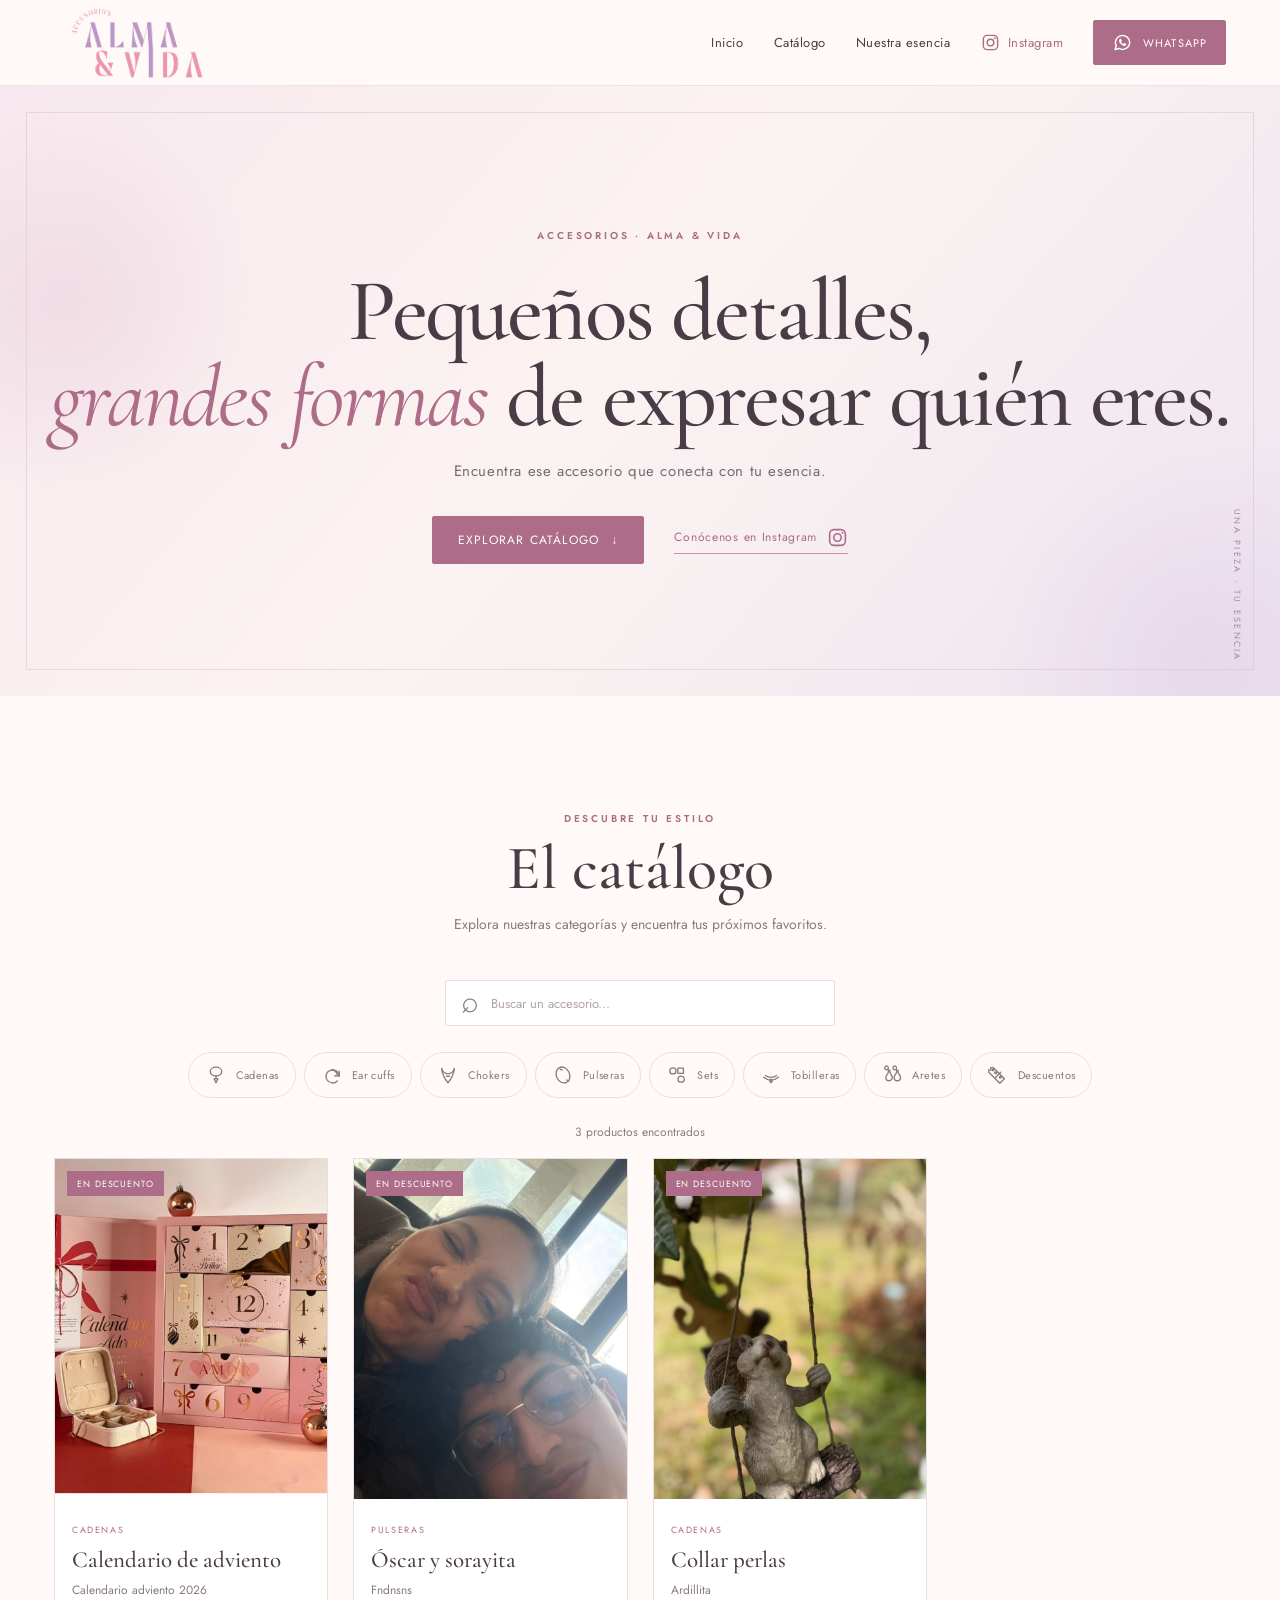
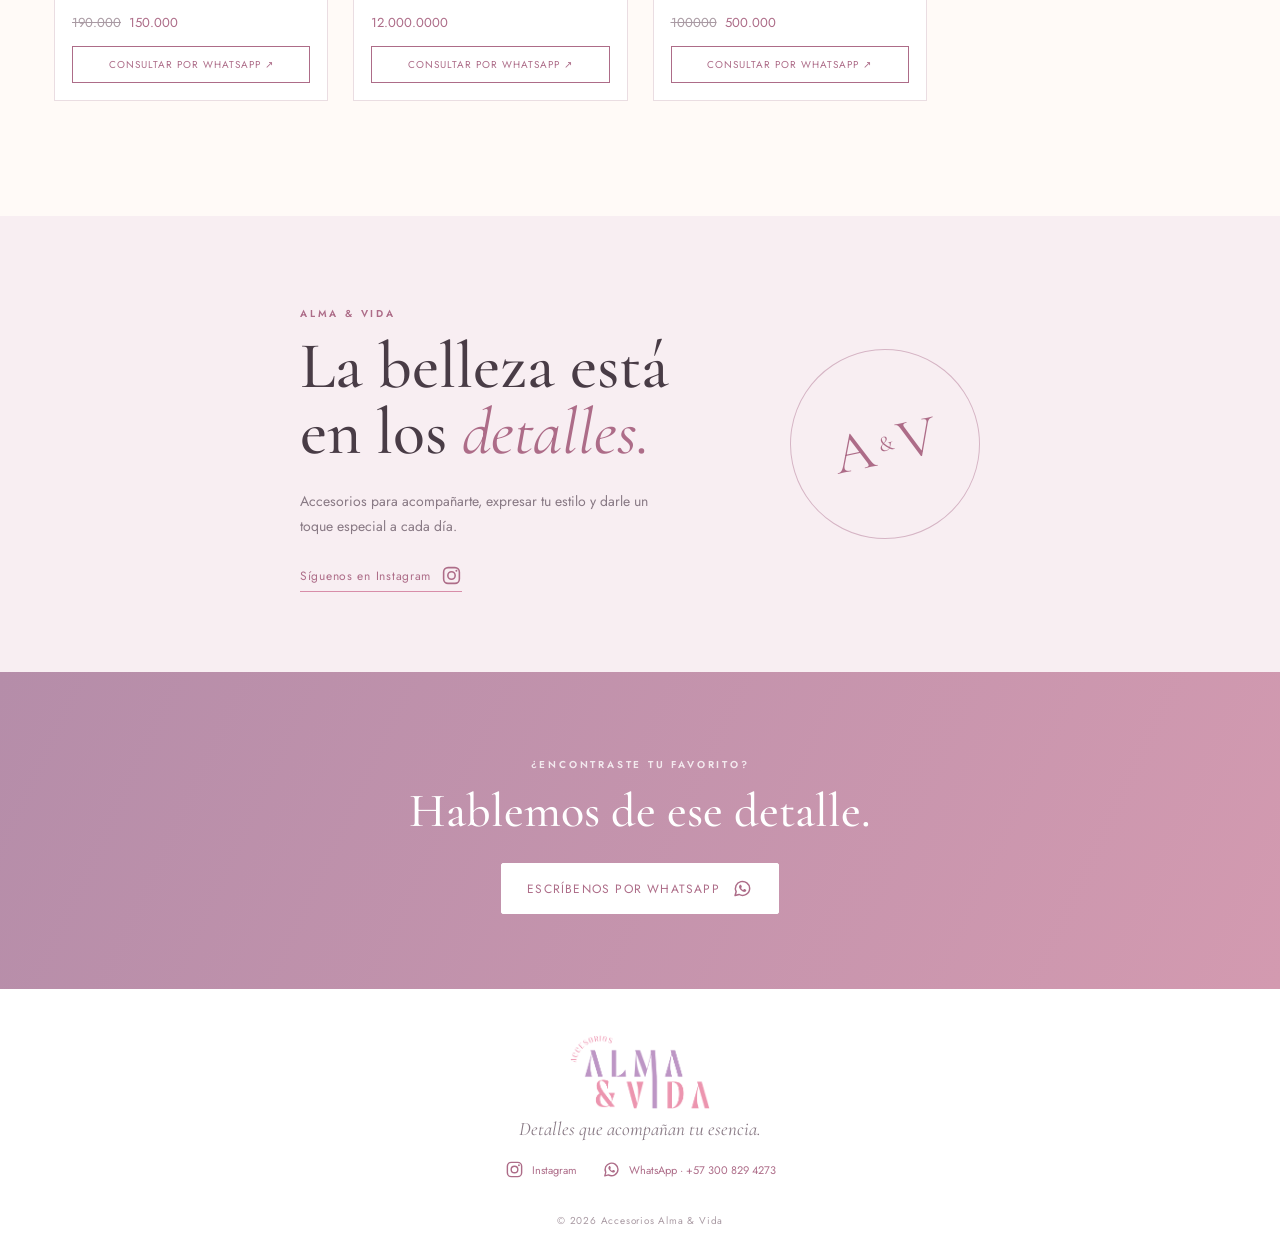
<file: index.html>
<!doctype html>
<html lang="es">
<head>
  <meta charset="utf-8">
  <meta name="viewport" content="width=device-width, initial-scale=1">
  <meta name="theme-color" content="#f8eef2">
  <meta name="description" content="Descubre el catálogo de Accesorios Alma & Vida. Cadenas, ear cuffs, chokers, pulseras, sets, tobilleras y aretes. Consulta por WhatsApp.">
  <meta property="og:title" content="Accesorios Alma & Vida">
  <meta property="og:description" content="Detalles que acompañan tu esencia. Explora nuestro catálogo.">
  <meta property="og:type" content="website">
  <title>Accesorios Alma & Vida | Catálogo</title>
  <link rel="icon" href="assets/logo-alma-vida.png">
  <link rel="preconnect" href="https://fonts.googleapis.com">
  <link rel="preconnect" href="https://fonts.gstatic.com" crossorigin>
  <link href="https://fonts.googleapis.com/css2?family=Cormorant+Garamond:wght@400;500;600;700&family=Jost:wght@300;400;500;600&display=swap" rel="stylesheet">
  <link rel="stylesheet" href="styles.css">
  <style>
    .social-icon{width:19px;height:19px;display:inline-block;vertical-align:middle;flex:none}
    .social-link{display:inline-flex;align-items:center;justify-content:center;gap:10px}
    .category-tab{display:inline-flex;align-items:center;justify-content:center;gap:9px;padding:11px 16px}
    .category-icon{width:22px;height:22px;display:block;flex:none;color:currentColor}
    .category-tab .category-name{white-space:nowrap}
    .category-tab:hover .category-icon{transform:translateY(-2px)}
    .category-icon{transition:transform .2s ease}
    .button .social-icon,.text-link .social-icon{width:21px;height:21px}
    .footer-links a{display:inline-flex;align-items:center;gap:8px}
    .nav-social{display:inline-flex;align-items:center;justify-content:center;gap:8px}
    @media(max-width:680px){.category-tab{padding:10px 14px}.category-icon{width:20px;height:20px}}
  </style>

</head>
<body>
  <a class="skip-link" href="#catalogo">Saltar al catálogo</a>
  <header class="site-header">
    <div class="header-inner">
      <a class="brand" href="#inicio" aria-label="Accesorios Alma & Vida, inicio">
        <img src="assets/logo-alma-vida.png" alt="Logo Accesorios Alma & Vida">
      </a>
      <button class="menu-toggle" id="menuToggle" aria-expanded="false" aria-controls="mainNav" aria-label="Abrir menú">
        <span></span><span></span><span></span>
      </button>
      <nav id="mainNav" class="main-nav" aria-label="Navegación principal">
        <a href="#inicio">Inicio</a>
        <a href="#catalogo">Catálogo</a>
        <a href="#marca">Nuestra esencia</a>
        <a class="nav-instagram nav-social" href="https://www.instagram.com/accesorios_almavida/" target="_blank" rel="noopener"><svg class="social-icon" viewBox="0 0 24 24" fill="none" aria-hidden="true"><rect x="3" y="3" width="18" height="18" rx="5" stroke="currentColor" stroke-width="1.8"/><circle cx="12" cy="12" r="4.2" stroke="currentColor" stroke-width="1.8"/><circle cx="17.6" cy="6.6" r="1.15" fill="currentColor"/></svg> Instagram</a>
        <a class="button button-small social-link" href="https://wa.me/573008294273?text=Hola%20Alma%20%26%20Vida%2C%20quisiera%20conocer%20su%20cat%C3%A1logo." target="_blank" rel="noopener"><svg class="social-icon" viewBox="0 0 24 24" fill="none" aria-hidden="true"><path d="M20.2 11.7a8.15 8.15 0 0 1-12.1 7.1L3.5 20l1.25-4.35a8.15 8.15 0 1 1 15.45-3.95Z" stroke="currentColor" stroke-width="1.7" stroke-linejoin="round"/><path d="M8.7 8.2c.2-.45.45-.47.75-.47h.5c.18 0 .36.05.48.38l.72 1.7c.1.24.08.42-.08.62l-.52.62c-.15.17-.2.33-.05.58.5.84 1.13 1.47 1.98 1.96.24.14.4.12.57-.07l.72-.85c.18-.2.37-.23.61-.13l1.62.76c.29.13.4.27.4.48 0 .22-.13 1.08-.72 1.56-.58.48-1.34.68-2.1.5-.76-.18-1.7-.53-2.88-1.55-1.4-1.2-2.3-2.68-2.58-3.47-.28-.8-.03-1.6.28-2.02Z" fill="currentColor"/></svg> WhatsApp</a>
      </nav>
    </div>
  </header>

  <main>
    <section class="hero" id="inicio">
      <div class="hero-glow hero-glow-one"></div><div class="hero-glow hero-glow-two"></div>
      <div class="hero-content">
        <p class="eyebrow">ACCESORIOS · ALMA & VIDA</p>
        <h1>Pequeños detalles,<br><em>grandes formas</em> de expresar quién eres.</h1>
        <p class="hero-copy">Encuentra ese accesorio que conecta con tu esencia.</p>
        <div class="hero-actions">
          <a class="button" href="#catalogo">Explorar catálogo <span>↓</span></a>
          <a class="text-link social-link" href="https://www.instagram.com/accesorios_almavida/" target="_blank" rel="noopener">Conócenos en Instagram <svg class="social-icon" viewBox="0 0 24 24" fill="none" aria-hidden="true"><rect x="3" y="3" width="18" height="18" rx="5" stroke="currentColor" stroke-width="1.8"/><circle cx="12" cy="12" r="4.2" stroke="currentColor" stroke-width="1.8"/><circle cx="17.6" cy="6.6" r="1.15" fill="currentColor"/></svg></a>
        </div>
      </div>
      <div class="hero-side-note">UNA PIEZA · TU ESENCIA</div>
    </section>

    <section class="catalog-section section-wrap" id="catalogo">
      <div class="section-heading">
        <p class="eyebrow">DESCUBRE TU ESTILO</p>
        <h2>El catálogo</h2>
        <p>Explora nuestras categorías y encuentra tus próximos favoritos.</p>
      </div>

      <div class="catalog-tools">
        <label class="search-box">
          <span class="search-icon" aria-hidden="true">⌕</span>
          <input id="searchInput" type="search" placeholder="Buscar un accesorio..." autocomplete="off" aria-label="Buscar productos">
          <button id="clearSearch" class="clear-search" type="button" aria-label="Limpiar búsqueda" hidden>×</button>
        </label>
        <nav class="category-tabs" id="categoryTabs" aria-label="Categorías del catálogo">
          <a class="category-tab" href="categoria.html?categoria=Cadenas" target="_blank" rel="noopener" aria-label="Abrir categoría Cadenas en una pestaña nueva"><svg class="category-icon" viewBox="0 0 24 24" fill="none" stroke="currentColor" stroke-width="1.45" stroke-linecap="round" stroke-linejoin="round" aria-hidden="true"><path d="M12 3.5c-3.5 0-6.3 2.1-6.3 4.8 0 2.8 2.8 4.7 6.3 4.7s6.3-1.9 6.3-4.7c0-2.7-2.8-4.8-6.3-4.8Z"/><path d="M12 13v3.2m-2.1 0h4.2l-2.1 4.3-2.1-4.3Z"/></svg><span class="category-name">Cadenas</span></a>
          <a class="category-tab" href="categoria.html?categoria=Ear%20cuffs" target="_blank" rel="noopener" aria-label="Abrir categoría Ear cuffs en una pestaña nueva"><svg class="category-icon" viewBox="0 0 24 24" fill="none" stroke="currentColor" stroke-width="1.45" stroke-linecap="round" stroke-linejoin="round" aria-hidden="true"><path d="M17.8 18.5a7.2 7.2 0 1 1 2-5"/><path d="M19.8 7.8v5.1h-5.1"/><path d="M17.8 12.5a5.8 5.8 0 0 0-5.8-5.8"/></svg><span class="category-name">Ear cuffs</span></a>
          <a class="category-tab" href="categoria.html?categoria=Chokers" target="_blank" rel="noopener" aria-label="Abrir categoría Chokers en una pestaña nueva"><svg class="category-icon" viewBox="0 0 24 24" fill="none" stroke="currentColor" stroke-width="1.45" stroke-linecap="round" stroke-linejoin="round" aria-hidden="true"><path d="M5 5.2c1.5 3.7 3.9 5.5 7 5.5s5.5-1.8 7-5.5"/><path d="M5 5.2c1.2 6.8 3.5 11.2 7 15.3 3.5-4.1 5.8-8.5 7-15.3"/><path d="M10.5 13.4h3"/></svg><span class="category-name">Chokers</span></a>
          <a class="category-tab" href="categoria.html?categoria=Pulseras" target="_blank" rel="noopener" aria-label="Abrir categoría Pulseras en una pestaña nueva"><svg class="category-icon" viewBox="0 0 24 24" fill="none" stroke="currentColor" stroke-width="1.45" stroke-linecap="round" stroke-linejoin="round" aria-hidden="true"><ellipse cx="12" cy="12" rx="7.2" ry="9" transform="rotate(-25 12 12)"/><path d="m8.8 5.4 2.2 1.3m5.1 10.7 2.2 1.3"/></svg><span class="category-name">Pulseras</span></a>
          <a class="category-tab" href="categoria.html?categoria=Sets" target="_blank" rel="noopener" aria-label="Abrir categoría Sets en una pestaña nueva"><svg class="category-icon" viewBox="0 0 24 24" fill="none" stroke="currentColor" stroke-width="1.45" stroke-linecap="round" stroke-linejoin="round" aria-hidden="true"><path d="M7.5 4.2c-2 0-3.4 1.5-3.4 3.3s1.4 3.3 3.4 3.3 3.4-1.5 3.4-3.3-1.4-3.3-3.4-3.3Z"/><path d="M16.5 13.2c-2 0-3.4 1.5-3.4 3.3s1.4 3.3 3.4 3.3 3.4-1.5 3.4-3.3-1.4-3.3-3.4-3.3Z"/><path d="M13 4.5h6v5.8h-6z"/></svg><span class="category-name">Sets</span></a>
          <a class="category-tab" href="categoria.html?categoria=Tobilleras" target="_blank" rel="noopener" aria-label="Abrir categoría Tobilleras en una pestaña nueva"><svg class="category-icon" viewBox="0 0 24 24" fill="none" stroke="currentColor" stroke-width="1.45" stroke-linecap="round" stroke-linejoin="round" aria-hidden="true"><path d="M4 14.5c2.5 2.1 5.2 3.1 8 3.1s5.5-1 8-3.1"/><path d="M6 12.5c1.8 1.4 3.8 2.1 6 2.1s4.2-.7 6-2.1"/><path d="m12 16.5 1.5 2.1-1.5 2-1.5-2 1.5-2.1Z"/></svg><span class="category-name">Tobilleras</span></a>
          <a class="category-tab" href="categoria.html?categoria=Aretes" target="_blank" rel="noopener" aria-label="Abrir categoría Aretes en una pestaña nueva"><svg class="category-icon" viewBox="0 0 24 24" fill="none" stroke="currentColor" stroke-width="1.45" stroke-linecap="round" stroke-linejoin="round" aria-hidden="true"><path d="M8 4.2a2 2 0 1 0 0 .1"/><path d="M8 6.5v2.2c0 2.2-2.7 3.3-2.7 6.1a3.5 3.5 0 0 0 7 0c0-2.8-2.7-3.9-2.7-6.1V6.5"/><path d="M17 4.2a2 2 0 1 0 0 .1"/><path d="M17 6.5v2.2c0 2.2-2.7 3.3-2.7 6.1a3.5 3.5 0 0 0 7 0c0-2.8-2.7-3.9-2.7-6.1V6.5"/></svg><span class="category-name">Aretes</span></a>
          <a class="category-tab" href="categoria.html?categoria=Descuentos" target="_blank" rel="noopener" aria-label="Abrir categoría Descuentos en una pestaña nueva"><svg class="category-icon" viewBox="0 0 24 24" fill="none" stroke="currentColor" stroke-width="1.45" stroke-linecap="round" stroke-linejoin="round" aria-hidden="true"><path d="M4 7V4h3l12 12-5 5L2 9V6"/><circle cx="6.5" cy="6.5" r=".9"/><path d="m9 15 6-6"/><circle cx="9.5" cy="9.5" r="1"/><circle cx="14.5" cy="14.5" r="1"/></svg><span class="category-name">Descuentos</span></a>
        </nav>
      </div>

      <div class="catalog-status" id="catalogStatus" aria-live="polite"></div>
      <div class="product-grid" id="productGrid"></div>
      <div class="empty-state" id="emptyState">
        <div class="empty-ornament">✧</div>
        <p class="eyebrow">UNA COLECCIÓN PARA TI</p>
        <h3>Estamos preparando algo especial.</h3>
        <p>Pronto encontrarás aquí nuestras piezas. Mientras tanto, escríbenos y te compartimos los accesorios disponibles.</p>
        <a class="button" id="emptyWhatsApp" href="https://wa.me/573008294273" target="_blank" rel="noopener">Consultar por WhatsApp <svg class="social-icon" viewBox="0 0 24 24" fill="none" aria-hidden="true"><path d="M20.2 11.7a8.15 8.15 0 0 1-12.1 7.1L3.5 20l1.25-4.35a8.15 8.15 0 1 1 15.45-3.95Z" stroke="currentColor" stroke-width="1.7" stroke-linejoin="round"/><path d="M8.7 8.2c.2-.45.45-.47.75-.47h.5c.18 0 .36.05.48.38l.72 1.7c.1.24.08.42-.08.62l-.52.62c-.15.17-.2.33-.05.58.5.84 1.13 1.47 1.98 1.96.24.14.4.12.57-.07l.72-.85c.18-.2.37-.23.61-.13l1.62.76c.29.13.4.27.4.48 0 .22-.13 1.08-.72 1.56-.58.48-1.34.68-2.1.5-.76-.18-1.7-.53-2.88-1.55-1.4-1.2-2.3-2.68-2.58-3.47-.28-.8-.03-1.6.28-2.02Z" fill="currentColor"/></svg></a>
      </div>
    </section>

    <section class="brand-story" id="marca">
      <div class="story-inner">
        <p class="eyebrow">ALMA & VIDA</p>
        <h2>La belleza está<br>en los <em>detalles.</em></h2>
        <p class="story-copy">Accesorios para acompañarte, expresar tu estilo y darle un toque especial a cada día.</p>
        <a class="text-link social-link" href="https://www.instagram.com/accesorios_almavida/" target="_blank" rel="noopener">Síguenos en Instagram <svg class="social-icon" viewBox="0 0 24 24" fill="none" aria-hidden="true"><rect x="3" y="3" width="18" height="18" rx="5" stroke="currentColor" stroke-width="1.8"/><circle cx="12" cy="12" r="4.2" stroke="currentColor" stroke-width="1.8"/><circle cx="17.6" cy="6.6" r="1.15" fill="currentColor"/></svg></a>
      </div>
      <div class="story-seal" aria-hidden="true"><span>A</span><small>&</small><span>V</span></div>
    </section>

    <section class="contact-strip">
      <p class="eyebrow">¿ENCONTRASTE TU FAVORITO?</p>
      <h2>Hablemos de ese detalle.</h2>
      <a class="button button-light" href="https://wa.me/573008294273?text=Hola%20Alma%20%26%20Vida%2C%20quiero%20hacer%20una%20consulta." target="_blank" rel="noopener">Escríbenos por WhatsApp <svg class="social-icon" viewBox="0 0 24 24" fill="none" aria-hidden="true"><path d="M20.2 11.7a8.15 8.15 0 0 1-12.1 7.1L3.5 20l1.25-4.35a8.15 8.15 0 1 1 15.45-3.95Z" stroke="currentColor" stroke-width="1.7" stroke-linejoin="round"/><path d="M8.7 8.2c.2-.45.45-.47.75-.47h.5c.18 0 .36.05.48.38l.72 1.7c.1.24.08.42-.08.62l-.52.62c-.15.17-.2.33-.05.58.5.84 1.13 1.47 1.98 1.96.24.14.4.12.57-.07l.72-.85c.18-.2.37-.23.61-.13l1.62.76c.29.13.4.27.4.48 0 .22-.13 1.08-.72 1.56-.58.48-1.34.68-2.1.5-.76-.18-1.7-.53-2.88-1.55-1.4-1.2-2.3-2.68-2.58-3.47-.28-.8-.03-1.6.28-2.02Z" fill="currentColor"/></svg></a>
    </section>
  </main>

  <footer class="site-footer">
    <a class="footer-logo" href="#inicio"><img src="assets/logo-alma-vida.png" alt="Accesorios Alma & Vida"></a>
    <p>Detalles que acompañan tu esencia.</p>
    <div class="footer-links">
      <a href="https://www.instagram.com/accesorios_almavida/" target="_blank" rel="noopener"><svg class="social-icon" viewBox="0 0 24 24" fill="none" aria-hidden="true"><rect x="3" y="3" width="18" height="18" rx="5" stroke="currentColor" stroke-width="1.8"/><circle cx="12" cy="12" r="4.2" stroke="currentColor" stroke-width="1.8"/><circle cx="17.6" cy="6.6" r="1.15" fill="currentColor"/></svg> Instagram</a>
      <a href="https://wa.me/573008294273" target="_blank" rel="noopener"><svg class="social-icon" viewBox="0 0 24 24" fill="none" aria-hidden="true"><path d="M20.2 11.7a8.15 8.15 0 0 1-12.1 7.1L3.5 20l1.25-4.35a8.15 8.15 0 1 1 15.45-3.95Z" stroke="currentColor" stroke-width="1.7" stroke-linejoin="round"/><path d="M8.7 8.2c.2-.45.45-.47.75-.47h.5c.18 0 .36.05.48.38l.72 1.7c.1.24.08.42-.08.62l-.52.62c-.15.17-.2.33-.05.58.5.84 1.13 1.47 1.98 1.96.24.14.4.12.57-.07l.72-.85c.18-.2.37-.23.61-.13l1.62.76c.29.13.4.27.4.48 0 .22-.13 1.08-.72 1.56-.58.48-1.34.68-2.1.5-.76-.18-1.7-.53-2.88-1.55-1.4-1.2-2.3-2.68-2.58-3.47-.28-.8-.03-1.6.28-2.02Z" fill="currentColor"/></svg> WhatsApp · +57 300 829 4273</a>
    </div>
    <small>© <span id="year"></span> Accesorios Alma & Vida</small>
  </footer>
  <script src="products.js"></script>
  <script src="app.js"></script>
</body>
</html>
</file>
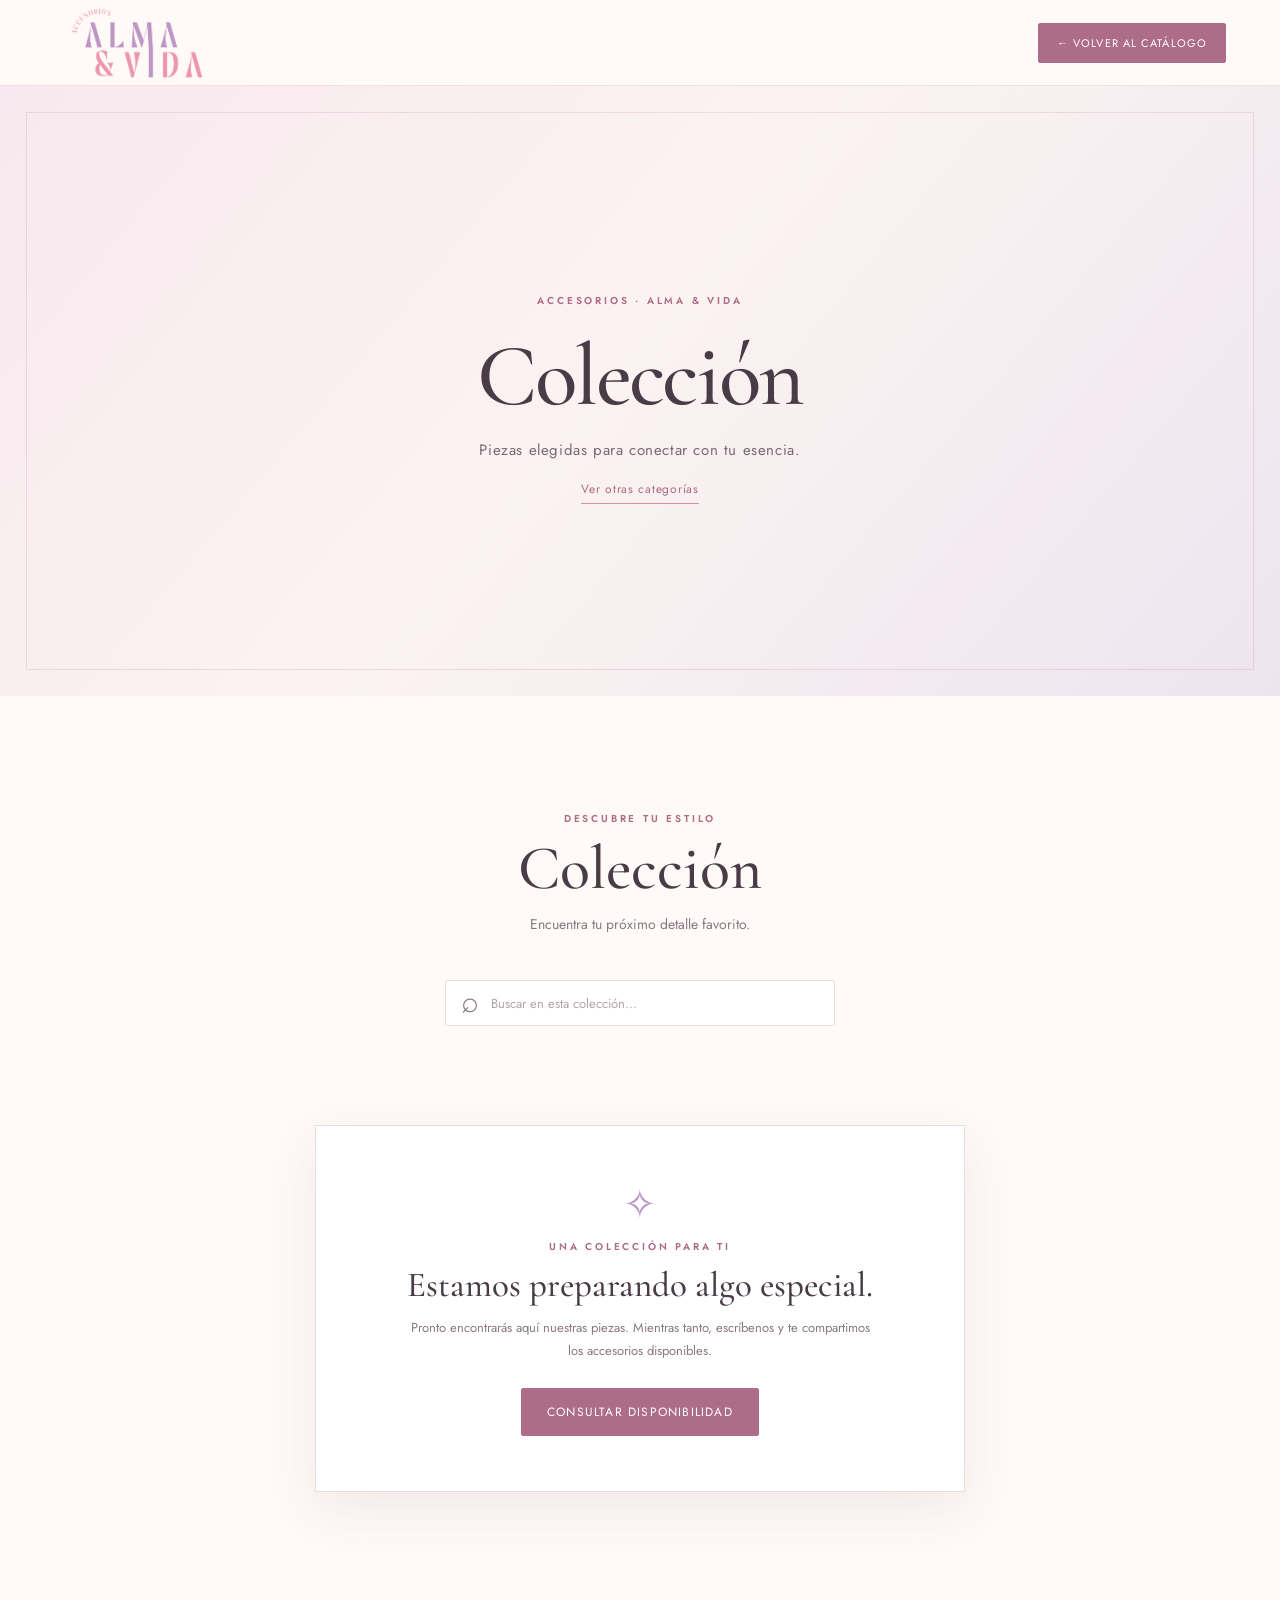
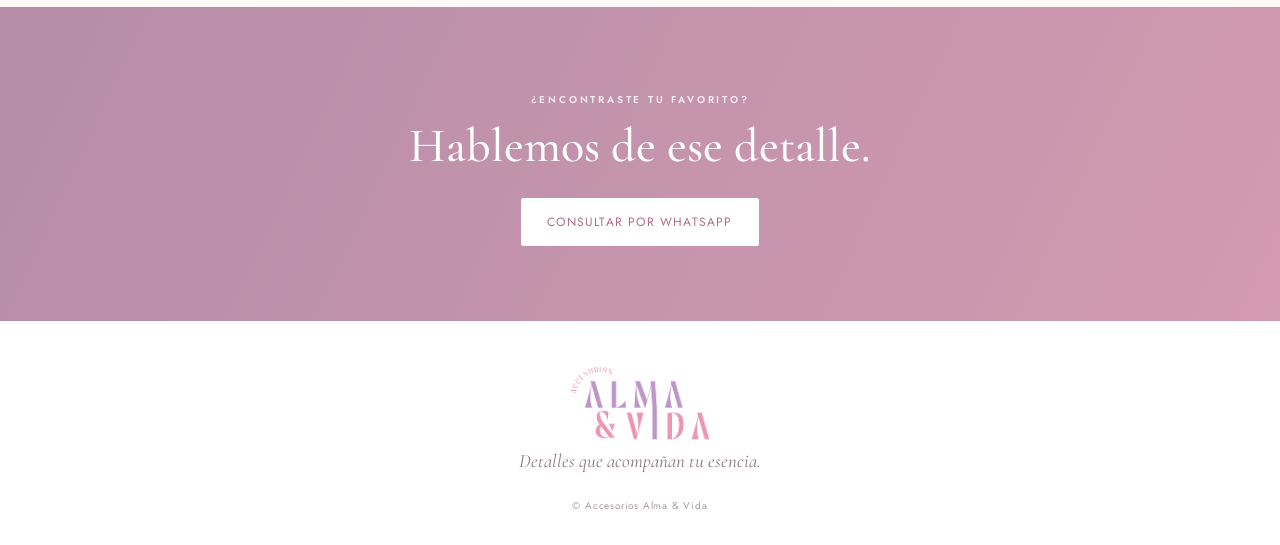
<file: categoria.html>
<!doctype html>
<html lang="es">
<head>
  <meta charset="utf-8">
  <meta name="viewport" content="width=device-width, initial-scale=1">
  <meta name="theme-color" content="#f8eef2">
  <meta name="description" content="Explora una colección de Accesorios Alma & Vida.">
  <title>Colección | Accesorios Alma & Vida</title>
  <link rel="icon" href="assets/logo-alma-vida.png">
  <link rel="preconnect" href="https://fonts.googleapis.com">
  <link rel="preconnect" href="https://fonts.gstatic.com" crossorigin>
  <link href="https://fonts.googleapis.com/css2?family=Cormorant+Garamond:wght@400;500;600;700&family=Jost:wght@300;400;500;600&display=swap" rel="stylesheet">
  <link rel="stylesheet" href="styles.css">
</head>
<body>
  <header class="site-header"><div class="header-inner">
    <a class="brand" href="index.html"><img src="assets/logo-alma-vida.png" alt="Logo Accesorios Alma & Vida"></a>
    <a class="button button-small" href="index.html#catalogo">← Volver al catálogo</a>
  </div></header>
  <main>
    <section class="hero category-hero"><div class="hero-content">
      <p class="eyebrow">ACCESORIOS · ALMA & VIDA</p>
      <h1 id="categoryTitle">Nuestra colección</h1>
      <p class="hero-copy">Piezas elegidas para conectar con tu esencia.</p>
      <a class="text-link" href="index.html#catalogo">Ver otras categorías</a>
    </div></section>
    <section class="catalog-section section-wrap">
      <div class="section-heading"><p class="eyebrow">DESCUBRE TU ESTILO</p><h2 id="sectionTitle">Colección</h2><p>Encuentra tu próximo detalle favorito.</p></div>
      <div class="catalog-tools"><label class="search-box"><span class="search-icon" aria-hidden="true">⌕</span><input id="searchInput" type="search" placeholder="Buscar en esta colección..." autocomplete="off" aria-label="Buscar productos"><button id="clearSearch" class="clear-search" type="button" aria-label="Limpiar búsqueda" hidden>×</button></label></div>
      <p class="catalog-status" id="catalogStatus" aria-live="polite"></p>
      <div class="product-grid" id="productGrid"></div>
      <div class="empty-state" id="emptyState"><div class="empty-ornament">✧</div><p class="eyebrow">UNA COLECCIÓN PARA TI</p><h3>Estamos preparando algo especial.</h3><p>Pronto encontrarás aquí nuestras piezas. Mientras tanto, escríbenos y te compartimos los accesorios disponibles.</p><a class="button" id="emptyWhatsApp" href="https://wa.me/573008294273" target="_blank" rel="noopener">Consultar disponibilidad</a></div>
    </section>
    <section class="contact-strip"><p class="eyebrow">¿ENCONTRASTE TU FAVORITO?</p><h2>Hablemos de ese detalle.</h2><a class="button button-light" href="https://wa.me/573008294273" target="_blank" rel="noopener">Consultar por WhatsApp</a></section>
  </main>
  <footer class="site-footer"><a class="footer-logo" href="index.html"><img src="assets/logo-alma-vida.png" alt="Accesorios Alma & Vida"></a><p>Detalles que acompañan tu esencia.</p><small>© <span id="year"></span> Accesorios Alma & Vida</small></footer>
  <script src="products.js"></script><script src="app.js"></script>
  <script>
    const valid = ["Cadenas","Ear cuffs","Chokers","Pulseras","Sets","Tobilleras","Aretes","Descuentos"];
    const selected = new URLSearchParams(location.search).get("categoria");
    const title = valid.includes(selected) ? selected : "Colección";
    document.getElementById("categoryTitle").textContent = title;
    document.getElementById("sectionTitle").textContent = title;
    document.title = title + " | Accesorios Alma & Vida";
    document.getElementById("emptyWhatsApp").href = "https://wa.me/573008294273?text=" + encodeURIComponent("Hola Alma & Vida 🌸 Quisiera conocer los accesorios disponibles de " + title + ".");
  </script>
</body>
</html>
</file>
<file: styles.css>
/* Alma & Vida — catálogo digital */
:root{
  --ink:#493c46;--muted:#887984;--rose:#d88da9;--rose-dark:#ad6c88;
  --lilac:#b994c8;--cream:#fffaf7;--blush:#f8eef2;--pink:#f1dce5;
  --champagne:#e8d8c0;--line:#eadde2;--white:#fff;--shadow:0 18px 50px rgba(94,55,77,.09);
  --serif:"Cormorant Garamond",Georgia,serif;--sans:"Jost",Arial,sans-serif;
}
*{box-sizing:border-box}
html{scroll-behavior:smooth;scroll-padding-top:88px}
body{margin:0;background:var(--cream);color:var(--ink);font-family:var(--sans);font-weight:400}
a{color:inherit;text-decoration:none}
button,input{font:inherit}
button:focus-visible,a:focus-visible,input:focus-visible{outline:2px solid var(--rose-dark);outline-offset:3px}
.skip-link{position:absolute;left:-9999px;top:8px;background:#fff;padding:12px;z-index:100}
.skip-link:focus{left:8px}
.site-header{height:86px;position:sticky;top:0;z-index:20;background:rgba(255,250,247,.92);backdrop-filter:blur(14px);border-bottom:1px solid rgba(234,221,226,.8)}
.header-inner{max-width:1240px;height:100%;margin:auto;padding:0 34px;display:flex;align-items:center;justify-content:space-between}
.brand{display:flex;align-items:center;width:166px;height:70px}
.brand img{width:100%;height:100%;object-fit:contain}
.main-nav{display:flex;align-items:center;gap:30px;font-size:13px;letter-spacing:.04em}
.main-nav>a:not(.button){transition:color .2s}.main-nav>a:hover{color:var(--rose-dark)}
.nav-instagram{color:var(--rose-dark)}
.button{display:inline-flex;align-items:center;justify-content:center;gap:12px;background:var(--rose-dark);color:#fff;border:1px solid var(--rose-dark);padding:14px 25px;border-radius:2px;font-size:12px;letter-spacing:.1em;text-transform:uppercase;transition:all .25s}
.button:hover{background:var(--ink);border-color:var(--ink);transform:translateY(-2px)}
.button-small{padding:11px 18px;font-size:11px}
.menu-toggle{display:none;background:none;border:0;padding:8px;cursor:pointer}
.menu-toggle span{display:block;width:23px;height:1px;background:var(--ink);margin:5px}
.hero{min-height:610px;position:relative;overflow:hidden;display:grid;place-items:center;text-align:center;background:linear-gradient(130deg,#f7e9ef 0%,#fbf3f1 48%,#eee4f0 100%)}
.hero:before{content:"";position:absolute;inset:26px;border:1px solid rgba(173,108,136,.18);pointer-events:none}
.hero-glow{position:absolute;border-radius:50%;filter:blur(2px);opacity:.42}
.hero-glow-one{width:390px;height:390px;background:radial-gradient(circle,#e6c6d5,transparent 70%);left:-130px;top:20px}
.hero-glow-two{width:440px;height:440px;background:radial-gradient(circle,#d9c8e3,transparent 70%);right:-140px;bottom:-180px}
.hero-content{position:relative;z-index:1;padding:100px 22px}
.eyebrow{font-size:10px;letter-spacing:.28em;color:var(--rose-dark);font-weight:600}
.hero h1{font:500 clamp(48px,7vw,88px)/.98 var(--serif);letter-spacing:-.025em;margin:25px 0 20px}
h1 em,h2 em{color:var(--rose-dark);font-weight:400}
.hero-copy{color:#786a75;font-size:15px;letter-spacing:.04em}
.hero-actions{display:flex;align-items:center;justify-content:center;gap:30px;margin-top:34px}
.text-link{font-size:12px;letter-spacing:.06em;border-bottom:1px solid var(--rose);padding-bottom:5px;color:var(--rose-dark)}
.hero-side-note{position:absolute;right:36px;bottom:35px;writing-mode:vertical-rl;font-size:9px;letter-spacing:.25em;color:#a98c9b}
.section-wrap{max-width:1240px;margin:auto;padding:105px 34px 115px}
.section-heading{text-align:center}
.section-heading h2,.story-inner h2,.contact-strip h2{font:500 clamp(43px,5vw,62px)/1 var(--serif);margin:12px 0}
.section-heading>p:last-child{font-size:14px;color:var(--muted)}
.catalog-tools{margin:46px auto 0;max-width:1000px}
.search-box{width:min(100%,390px);height:46px;margin:0 auto 26px;display:flex;align-items:center;gap:10px;padding:0 15px;border:1px solid var(--line);background:#fff;border-radius:2px;color:var(--muted)}
.search-icon{font:30px var(--serif);line-height:1}
.search-box input{border:0;outline:0!important;box-shadow:none!important;width:100%;background:transparent;color:var(--ink);font-size:13px}
.search-box input::placeholder{color:#b2a3ac}
.clear-search{border:0;background:none;color:var(--muted);font-size:20px;cursor:pointer}
.category-tabs{display:flex;justify-content:center;flex-wrap:wrap;gap:8px}
.category-tab{border:1px solid var(--line);background:transparent;color:#887984;padding:10px 17px;border-radius:30px;font-size:11px;letter-spacing:.04em;cursor:pointer;transition:all .2s}
.category-tab:hover,.category-tab.active{background:var(--rose-dark);border-color:var(--rose-dark);color:white}
.catalog-status{text-align:center;min-height:20px;margin:25px 0 0;color:var(--muted);font-size:12px}
.product-grid{display:grid;grid-template-columns:repeat(4,minmax(0,1fr));gap:25px;margin-top:15px}
.product-card{background:#fff;border:1px solid var(--line);transition:transform .25s,box-shadow .25s;min-width:0}
.product-card:hover{transform:translateY(-5px);box-shadow:var(--shadow)}
.product-image{aspect-ratio:4/5;background:linear-gradient(145deg,#f8edf1,#f0e8f1);position:relative;overflow:hidden}
.product-image img{width:100%;height:100%;object-fit:cover;display:block;transition:transform .5s}
.product-card:hover .product-image img{transform:scale(1.04)}
.product-placeholder{height:100%;display:grid;place-items:center;color:#c18ca5;font:58px var(--serif)}
.product-info{padding:17px}
.product-category{font-size:9px;letter-spacing:.18em;text-transform:uppercase;color:var(--rose-dark)}
.product-name{font:500 23px var(--serif);margin:7px 0;color:var(--ink)}
.product-description{font-size:12px;line-height:1.6;color:var(--muted);margin:0 0 12px}
.product-price{font-size:13px;color:var(--rose-dark);margin:8px 0 14px}
.product-price del{color:#a99aa3;margin-right:8px}
.product-cta{display:block;text-align:center;border:1px solid var(--rose-dark);padding:10px;font-size:10px;letter-spacing:.1em;text-transform:uppercase;color:var(--rose-dark);transition:all .2s}
.product-cta:hover{background:var(--rose-dark);color:#fff}
.discount-tag{position:absolute;top:12px;left:12px;background:var(--rose-dark);color:white;padding:6px 10px;font-size:9px;letter-spacing:.1em;text-transform:uppercase}
.empty-state{max-width:650px;margin:38px auto 0;padding:55px 28px;text-align:center;background:#fff;border:1px solid var(--line);box-shadow:var(--shadow)}
.empty-state[hidden]{display:none}
.empty-ornament{font:40px var(--serif);color:var(--lilac)}
.empty-state h3{font:500 35px var(--serif);margin:10px 0}
.empty-state>p:not(.eyebrow){max-width:460px;margin:0 auto 25px;color:var(--muted);font-size:13px;line-height:1.8}
.brand-story{background:var(--blush);min-height:420px;display:flex;align-items:center;justify-content:center;gap:110px;padding:80px 30px;position:relative;overflow:hidden}
.story-inner{max-width:500px}
.story-inner h2{font-size:66px}
.story-copy{max-width:380px;color:var(--muted);font-size:14px;line-height:1.8;margin:24px 0}
.story-seal{width:190px;height:190px;border:1px solid #d6b5c5;border-radius:50%;display:flex;align-items:center;justify-content:center;gap:5px;color:var(--rose-dark);font:58px var(--serif);transform:rotate(-12deg)}
.story-seal small{font-size:22px}
.contact-strip{text-align:center;background:linear-gradient(115deg,#b58da9,#d39ab0);padding:75px 20px;color:white}
.contact-strip .eyebrow{color:#fff;opacity:.8}
.contact-strip h2{font-size:48px;margin:15px 0 28px}
.button-light{background:#fff;color:var(--rose-dark);border-color:#fff}
.button-light:hover{background:var(--ink);color:#fff;border-color:var(--ink)}
.site-footer{text-align:center;padding:45px 20px 30px;background:#fff}
.footer-logo{display:block;width:140px;height:75px;margin:auto}
.footer-logo img{width:100%;height:100%;object-fit:contain}
.site-footer>p{font:italic 19px var(--serif);color:var(--muted);margin:8px 0 20px}
.footer-links{display:flex;justify-content:center;gap:25px;flex-wrap:wrap;font-size:11px;color:var(--rose-dark);margin:20px 0 28px}
.site-footer small{font-size:10px;color:#a99aa3;letter-spacing:.08em}
@media(max-width:900px){.product-grid{grid-template-columns:repeat(3,minmax(0,1fr))}.main-nav{gap:18px}}
@media(max-width:680px){
 .site-header{height:72px}.header-inner{padding:0 18px}.brand{width:135px;height:62px}
 .menu-toggle{display:block;z-index:22}.main-nav{display:none;position:absolute;top:71px;left:0;right:0;background:var(--cream);padding:20px;box-shadow:0 16px 22px rgba(70,45,60,.1);flex-direction:column;gap:18px;align-items:stretch;text-align:center}
 .main-nav.open{display:flex}.main-nav>a{padding:8px}.main-nav .button{align-self:center}
 .hero{min-height:560px}.hero:before{inset:12px}.hero-content{padding:85px 20px}.hero h1{font-size:clamp(47px,12vw,68px)}
 .hero-actions{flex-direction:column;gap:20px}.hero-side-note{right:20px;bottom:22px}
 .section-wrap{padding:75px 18px 85px}.section-heading h2{font-size:48px}
 .category-tabs{justify-content:flex-start;flex-wrap:nowrap;overflow-x:auto;padding:3px 2px 12px;scrollbar-width:thin}
 .category-tab{white-space:nowrap;flex:0 0 auto}
 .product-grid{grid-template-columns:repeat(2,minmax(0,1fr));gap:12px}
 .product-info{padding:12px}.product-name{font-size:20px}.product-cta{font-size:9px;padding:9px 5px}
 .empty-state{padding:42px 20px}.empty-state h3{font-size:30px}
 .brand-story{min-height:auto;gap:28px;padding:70px 24px;flex-direction:column;text-align:center}
 .story-inner h2{font-size:56px}.story-copy{margin:20px auto}.story-seal{width:125px;height:125px;font-size:42px}
 .contact-strip{padding:62px 18px}.contact-strip h2{font-size:40px}
}
@media(max-width:360px){.product-grid{grid-template-columns:1fr}.product-image{aspect-ratio:1/1}}
@media(prefers-reduced-motion:reduce){html{scroll-behavior:auto}*,*::before,*::after{transition:none!important;animation:none!important}}
</file>
